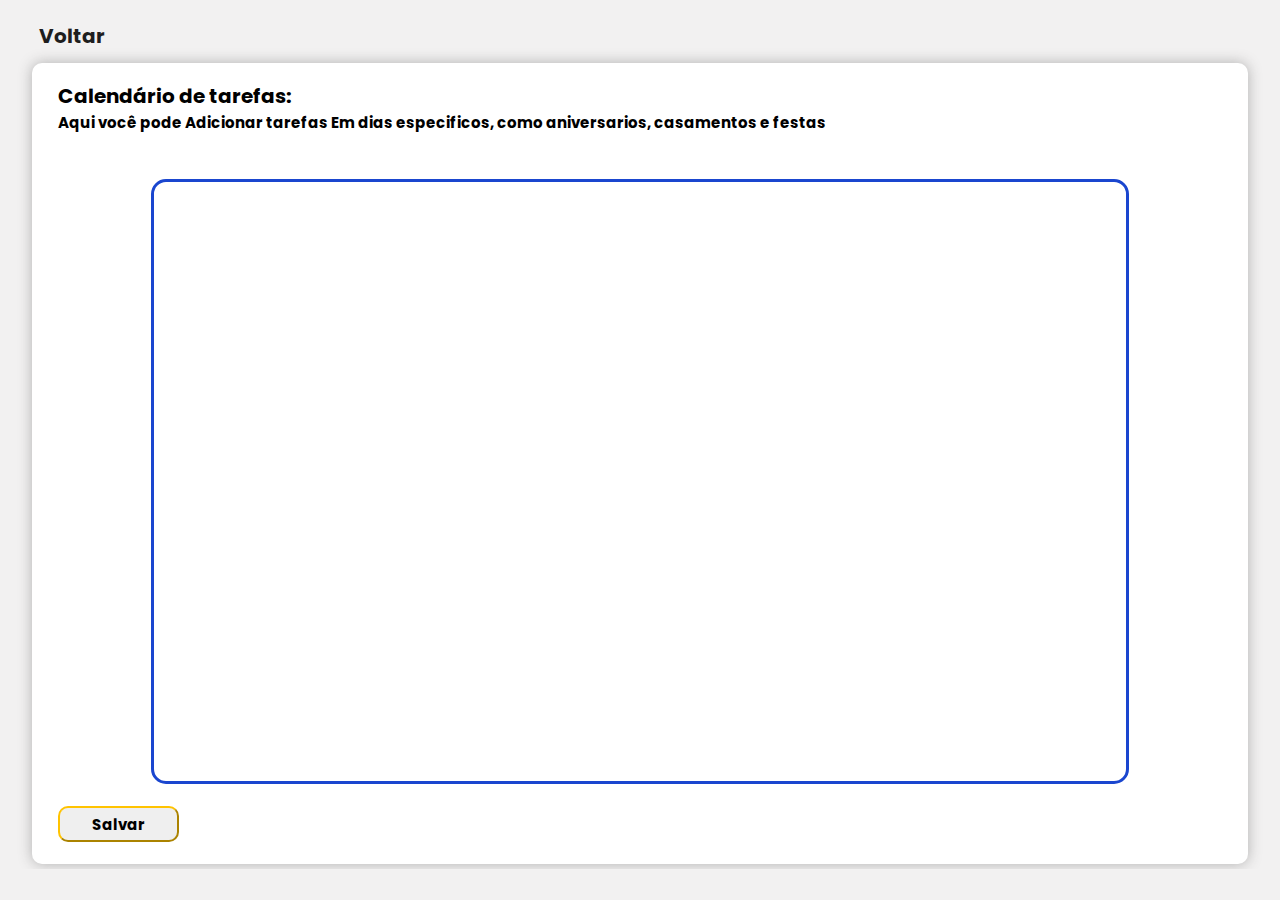
<file: html/calendario.html>
<!DOCTYPE html>
<html lang="Pt-Br">
<head>
    <meta charset="UTF-8">
    <meta name="viewport" content="width=device-width, initial-scale=1.0">
    <link rel="stylesheet" href="../css/calendario.css">
    <link rel="shortcut icon" href="../Assets/imgs/Logo_Icon.png" type="image/x-icon">
    <title>calendário</title>
</head>
<body>
    <div id="div-voltar">
        <a href="tela-principal.html">
            <h1>Voltar</h1>
        </a>
    </div>
    <div id="centralizar">
        <div id="calendario">
            <div id="escrita-calendario">
                <h1>Calendário de tarefas:</h1>
                <h2>Aqui você pode Adicionar tarefas Em dias especificos, como aniversarios, casamentos e festas</h2>
            </div>
            <div id="tabela-calendario">

            </div>
            <div id="bnt-salvar">
                <button>Salvar</button>
            </div>
        </div>
    </div>
</body>
</html>
</file>
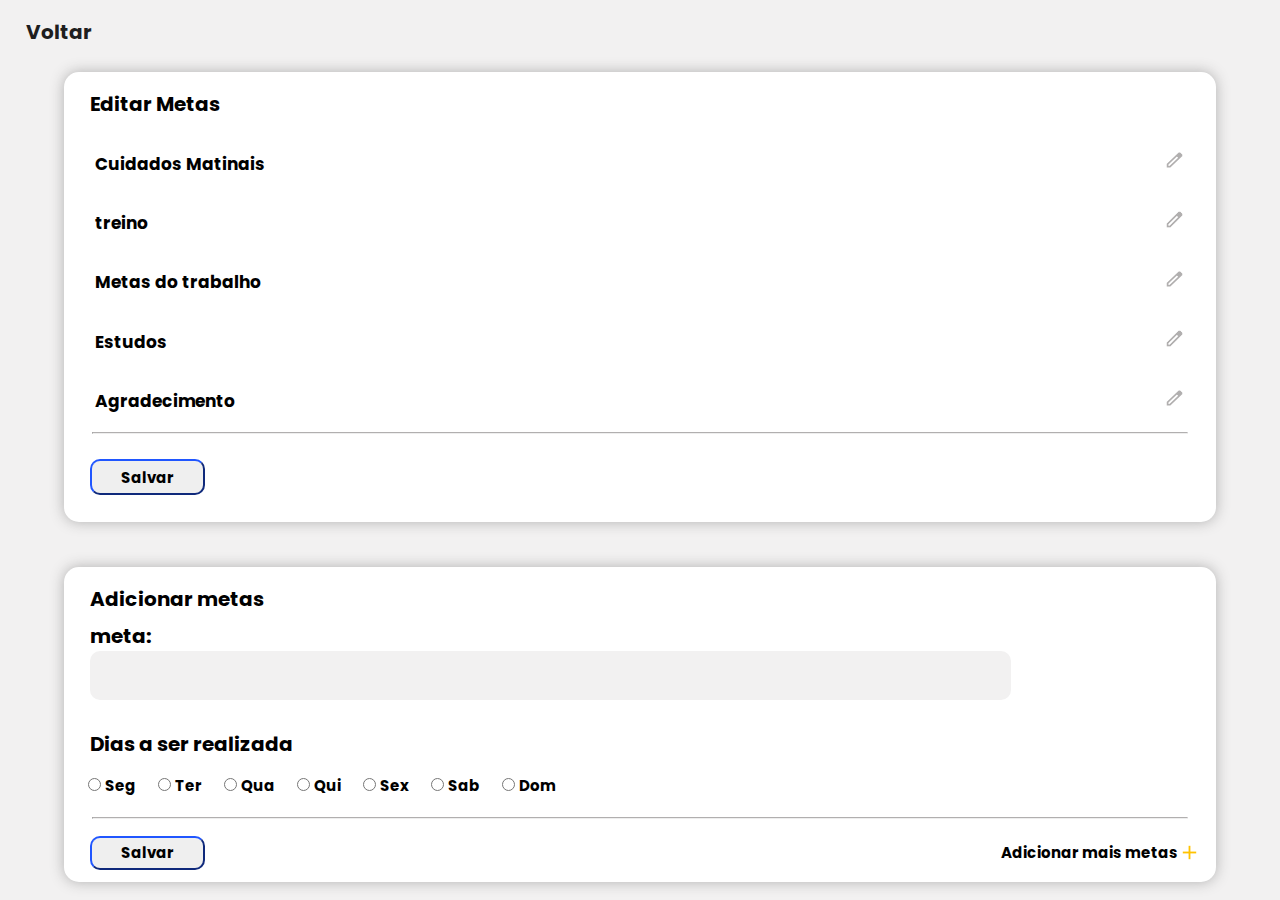
<file: html/editar-metas.html>
<!DOCTYPE html>
<html lang="Pt-Br">
<head>
    <meta charset="UTF-8">
    <meta name="viewport" content="width=device-width, initial-scale=1.0">
    <link rel="stylesheet" href="../css/editar-metas.css">
    <link rel="shortcut icon" href="../Assets/imgs/Logo_Icon.png" type="image/x-icon">
    <title>Editar Metas</title>
</head>
<body>
    <div id="nav-voltar">
    <a href="tela-principal.html"><h1>Voltar</h1></a>    
    </div>
    <div id="centralizar-editar-metas">
        <div id="editar-metas">
            <div id="escrita-editar">
            <h1>
                Editar Metas
            </h1>
           </div>
           <div id="tabela-alterar">
            <table>
                <tr>
                    <td class="meta" >Cuidados Matinais</td>
                    <td class="edit"> <img src="../Assets/imgs/edit.png" alt=""></td>
                </tr>
                <tr>
                    <td class="meta">treino</td>
                    <td class="edit"> <img src="../Assets/imgs/edit.png" alt=""></td>
                </tr>
                <tr>
                    <td class="meta">Metas do trabalho</td>
                    <td class="edit"> <img src="../Assets/imgs/edit.png" alt=""></td>
                </tr>
                <tr>
                    <td class="meta">Estudos</td>
                    <td class="edit"><img src="../Assets/imgs/edit.png" alt=""></td>
                </tr>
                <tr>
                    <td class="meta">Agradecimento</td>
                    <td class="edit"> <img src="../Assets/imgs/edit.png" alt=""></td>
                </tr>
            </table>
            <hr>
           </div>
           <div id="bnt-salvar">
            <button>Salvar</button>
        </div>
        </div>
        <div id="adicionar-metas">
            <div id="add-metas-escrito">
        <h1>
            Adicionar metas
        </h1>
            </div>
            <div id="form-add-meta">
            <form action="">
               <div id="input-meta">
                      <h1>meta:</h1>
                     <input required type="text">
               </div>
               <div id="dias-semana">
               <div id="dias-escrita">
                <h1>Dias a ser realizada</h1>
            </div>
               <div id="input-dias-semana">
                <input type="radio" id="Seg" name="Seg" value="Seg">
                <label for="Seg">Seg</label>
                <input type="radio" id="Ter" name="Ter" value="Ter">
                <label for="Ter">Ter</label>
                <input type="radio" id="Qua" name="Qua" value="Qua">
                <label for="seg">Qua</label>
                <input type="radio" id="Qui" name="Qui" value="Qui">
                <label for="Qui">Qui</label>
                <input type="radio" id="Sex" name="Sex" value="Sex">
                <label for="Sex">Sex</label>
                <input type="radio" id="Sab" name="Sab" value="Sab">
                <label for="Sab">Sab</label>
                <input type="radio" id="Dom" name="Dom" value="Dom">
                <label for="Dom">Dom</label>
               </div>
               <hr>
               </div>
            </form>
            <div id="bnt-salvar-add-metas">
                <button> Salvar</button>
                <div id="escrita-add"> <h1>Adicionar mais metas</h1>
                <img src="../Assets/imgs/add.png" alt="">
                </div>
            </div>
        </div>
        </div>
    </div>
</body>
</html>
</file>
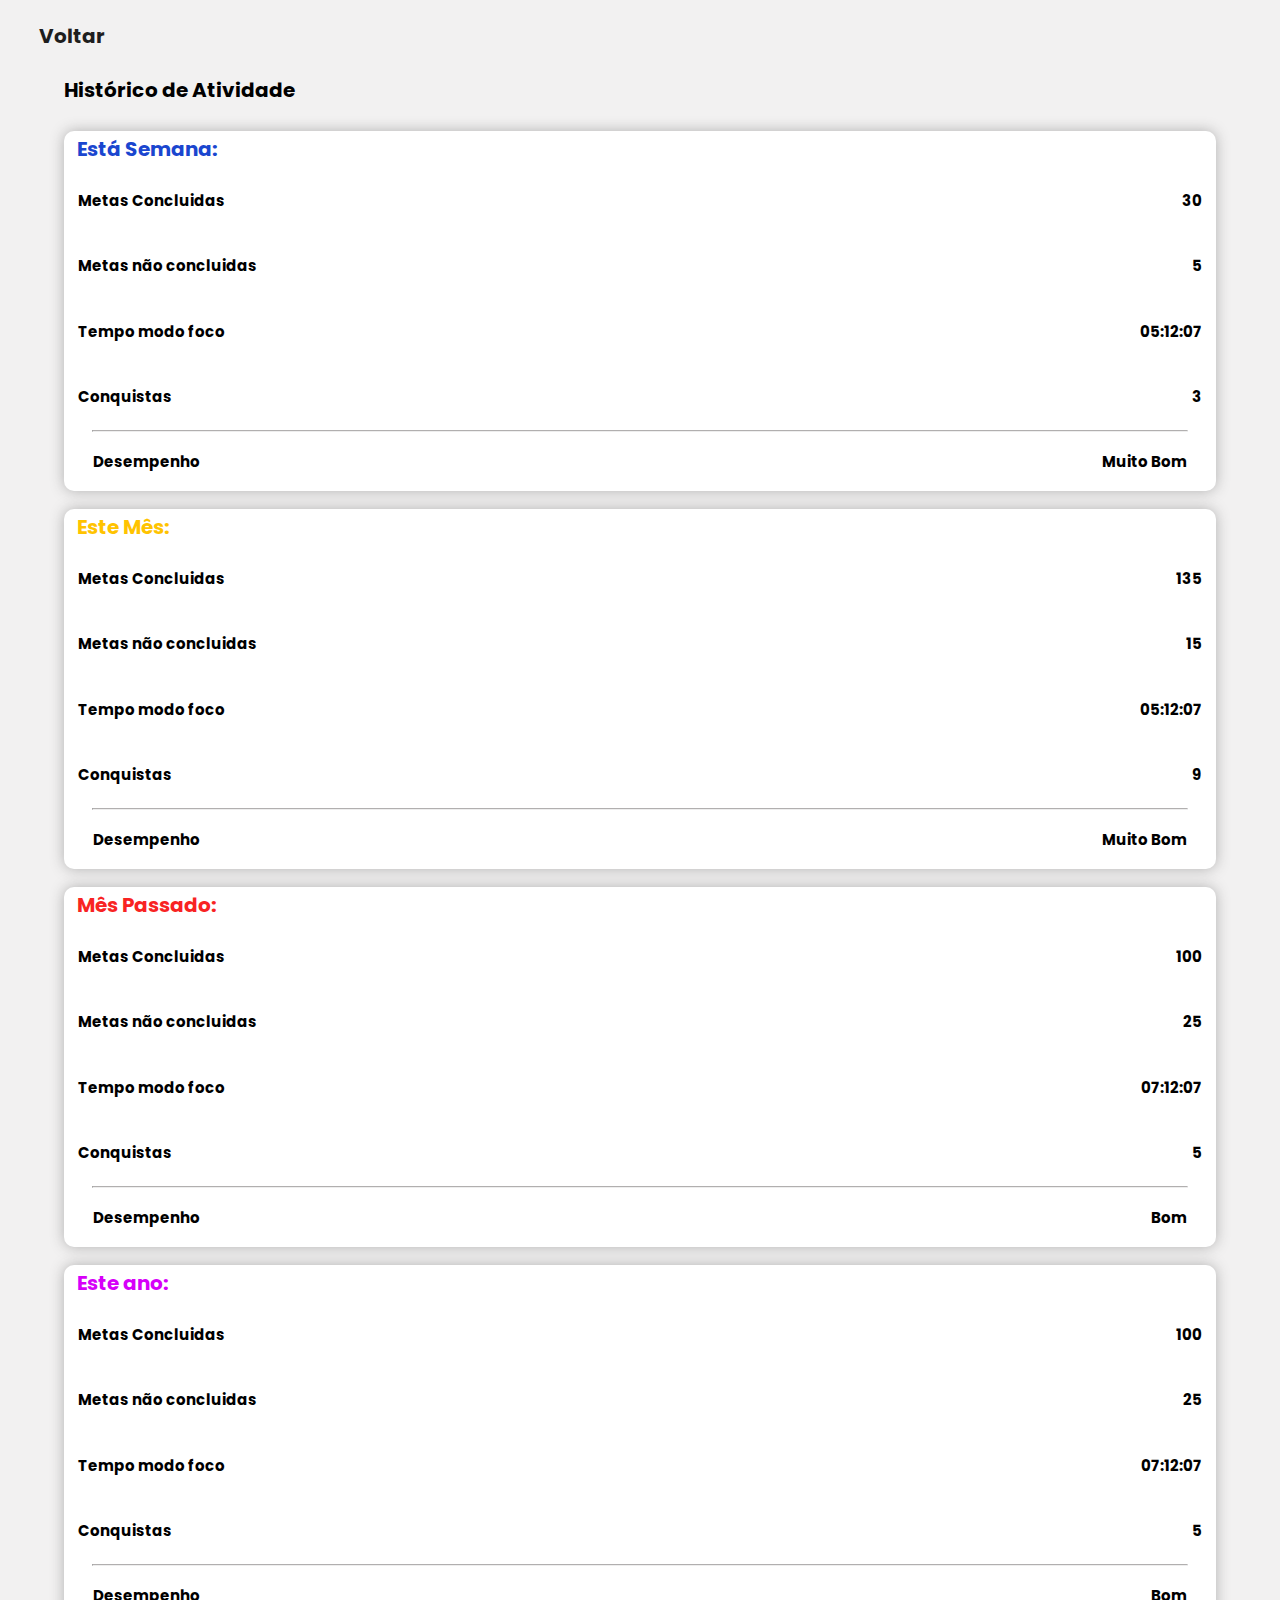
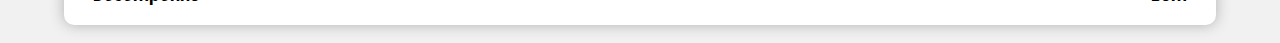
<file: html/historico-atividades.html>
<!DOCTYPE html>
<html lang="Pt-Br">
<head>
    <meta charset="UTF-8">
    <meta name="viewport" content="width=device-width, initial-scale=1.0">
    <link rel="stylesheet" href="../css/historico-atividades.css">
    <link rel="shortcut icon" href="../Assets/imgs/Logo_Icon.png" type="image/x-icon">
    <title>Historico</title>
</head>
<body>
    <div id="div-voltar">
        <a href="tela-principal.html">
            <h1>Voltar</h1>
        </a>
    </div>
    <div id="centralizar">
        <div id="escrita-historico">
            <h1>Histórico de Atividade</h1>
        </div>
        <div class="div-atividade">
            <div class="escrita-atividade">
                <h1>Está Semana:</h1>
            </div>
                <table>
                    <tr>
                        <td class="objetivo" >Metas Concluidas</td>
                        <td class="resultado">30</td>
                    </tr>
                    <tr>
                        <td class="objetivo">Metas não concluidas</td>
                        <td class="resultado">5</td>
                    </tr>
                    <tr>
                        <td class="objetivo">Tempo modo foco</td>
                        <td class="resultado">05:12:07</td>
                    </tr>
                    <tr>
                        <td class="objetivo">Conquistas</td>
                        <td class="resultado">3</td>
                    </tr>
                </table>
             <hr>
             <div id="desempenho">
                <h1>Desempenho</h1>
                <h1> Muito Bom</h1>
             </div>  
        </div>
        <div class="div-atividade">
            <div id="escrita-atividade-mes">
                <h1>Este Mês:</h1>
            </div>
                <table>
                    <tr>
                        <td class="objetivo" >Metas Concluidas</td>
                        <td class="resultado">135</td>
                    </tr>
                    <tr>
                        <td class="objetivo">Metas não concluidas</td>
                        <td class="resultado">15</td>
                    </tr>
                    <tr>
                        <td class="objetivo">Tempo modo foco</td>
                        <td class="resultado">05:12:07</td>
                    </tr>
                    <tr>
                        <td class="objetivo">Conquistas</td>
                        <td class="resultado">9</td>
                    </tr>
                </table>
             <hr>
             <div id="desempenho">
                <h1>Desempenho</h1>
                <h1> Muito Bom</h1>
             </div>
        </div>
             <div class="div-atividade">
                <div id="escrita-atividade-mes-passado">
                    <h1> Mês Passado:</h1>
                </div>
                    <table>
                        <tr>
                            <td class="objetivo" >Metas Concluidas</td>
                            <td class="resultado">100</td>
                        </tr>
                        <tr>
                            <td class="objetivo">Metas não concluidas</td>
                            <td class="resultado">25</td>
                        </tr>
                        <tr>
                            <td class="objetivo">Tempo modo foco</td>
                            <td class="resultado">07:12:07</td>
                        </tr>
                        <tr>
                            <td class="objetivo">Conquistas</td>
                            <td class="resultado">5</td>
                        </tr>
                    </table>
                 <hr>
                 <div id="desempenho">
                    <h1>Desempenho</h1>
                    <h1>Bom</h1>
                 </div>
    </div>
    <div class="div-atividade">
        <div id="escrita-atividade-ano">
            <h1> Este ano:</h1>
        </div>
            <table>
                <tr>
                    <td class="objetivo" >Metas Concluidas</td>
                    <td class="resultado">100</td>
                </tr>
                <tr>
                    <td class="objetivo">Metas não concluidas</td>
                    <td class="resultado">25</td>
                </tr>
                <tr>
                    <td class="objetivo">Tempo modo foco</td>
                    <td class="resultado">07:12:07</td>
                </tr>
                <tr>
                    <td class="objetivo">Conquistas</td>
                    <td class="resultado">5</td>
                </tr>
            </table>
         <hr>
         <div id="desempenho">
            <h1>Desempenho</h1>
            <h1>Bom</h1>
         </div>
</div>
        </div>
             
</body>
</html>
</file>
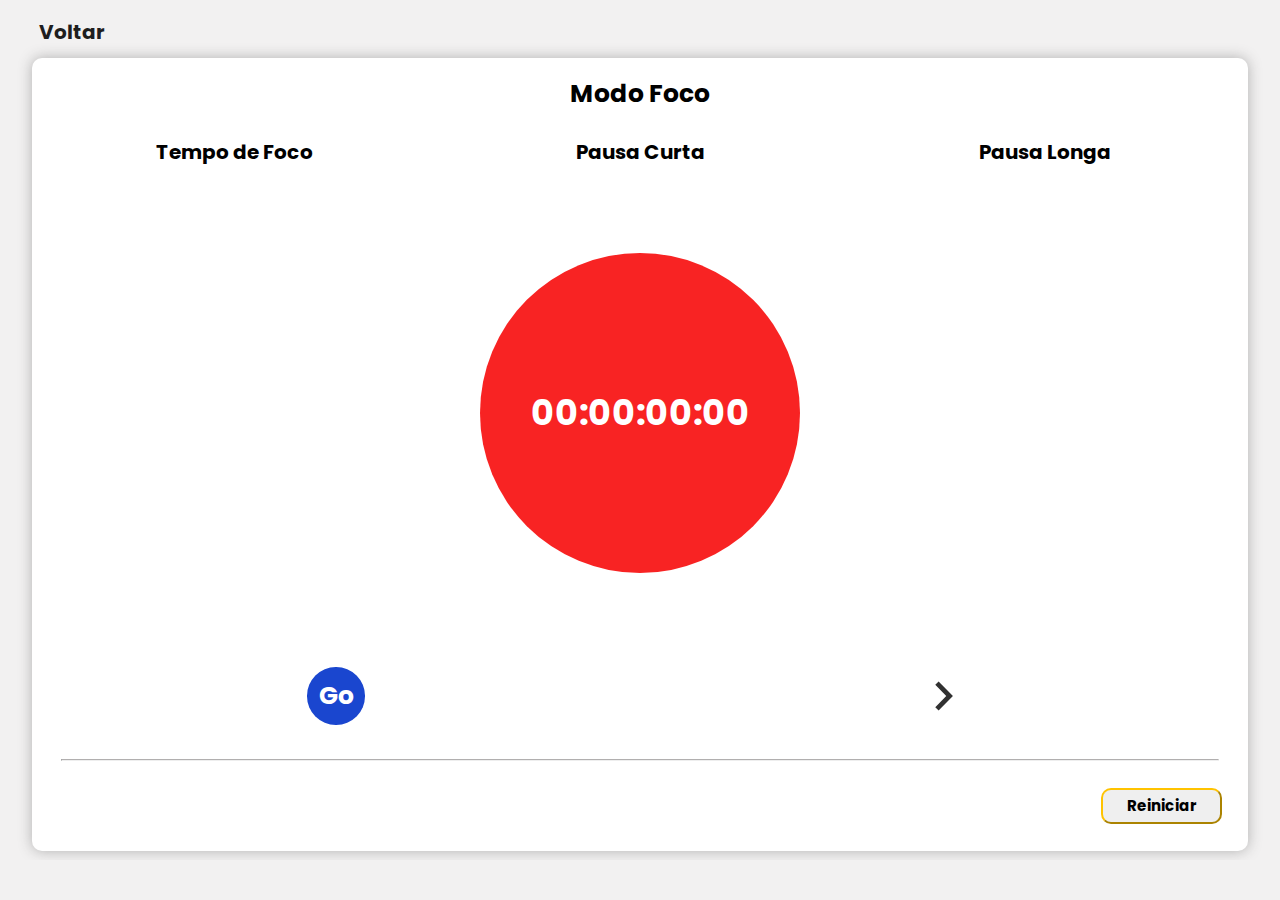
<file: html/modo-foco.html>
<!DOCTYPE html>
<html lang="Pt-Br">
<head>
    <meta charset="UTF-8">
    <meta name="viewport" content="width=device-width, initial-scale=1.0">
    <link rel="stylesheet" href="../css/modo-foco.css">
    <link rel="shortcut icon" href="../Assets/imgs/Logo_Icon.png" type="image/x-icon">
    <title>Modo Foco</title>
</head>
<body>
    <div id="div-voltar">
        <a href="tela-principal.html">
            <h1>Voltar</h1>
        </a>
    </div>
    <div id="centralizar">
        <div id="div-timer">
            <div id="escrita-modo-foco">
                <h1>Modo Foco</h1>
            </div>
            <div id="tipos-modo-foco">
                <Div class="div-tipos-modo"><h1>Tempo de Foco</h1></Div>  
                <div class="div-tipos-modo"><h1>Pausa Curta</h1></div>
                <div class="div-tipos-modo"><h1>Pausa Longa</h1></div>
            </div>
            <div id="timer">
                <div id="bola-timer">
                    <h1>00:00:00:00</h1>
                </div>
            </div>
            <div id="go-next">
                <div id="go">
                    <div id="bola-go">
                    <h1>Go</h1>
                    </div>
                </div>
                <div id="next">
                    <img src="../Assets/imgs/next.svg" alt="">
                </div>
            </div>
            <hr>
            <div id="bnt-reiniciar">
                <button>Reiniciar</button>
            </div>
        </div>
    </div>
    
</body>
</html>
</file>
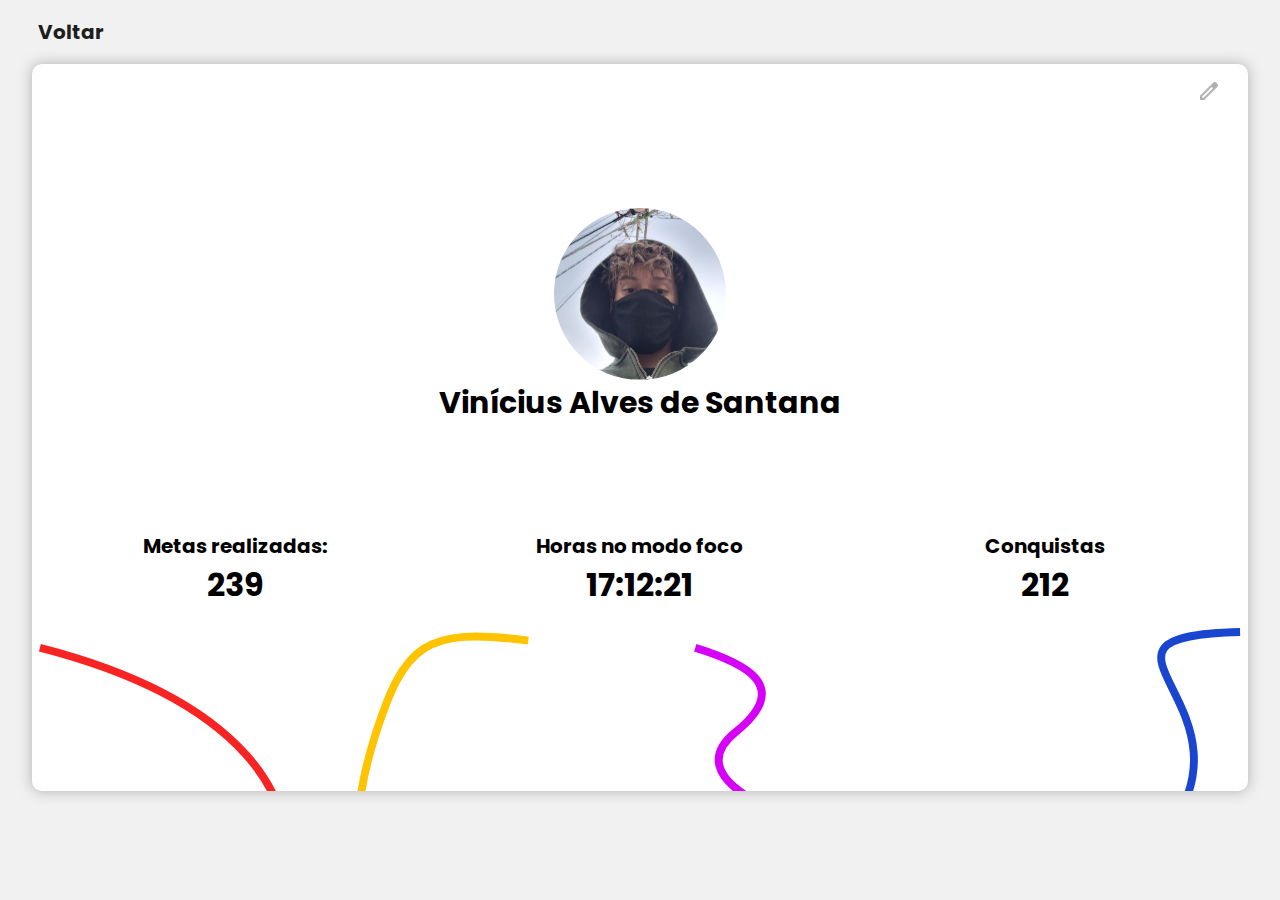
<file: html/perfil.html>
<!DOCTYPE html>
<html lang="Pt-br">
<head>
    <meta charset="UTF-8">
    <meta name="viewport" content="width=device-width, initial-scale=1.0">
    <link rel="stylesheet" href="../css/perfil.css">
    <link rel="shortcut icon" href="../Assets/imgs/Logo_Icon.png" type="image/x-icon">
    <title>Perfil</title>
</head>
<body>
    <div id="div-voltar">
       <a href="tela-principal.html"><h1>Voltar</h1></a>
    </div>
    <div id="centralizar">
        <div id="div-perfil">
            <div id="editar-perfil">
                <img src="../Assets/imgs/edit.png" alt="">
            </div>
            <div id="img-perfil">
                <div id="img-usuario"></div>
                <h1>Vinícius Alves de Santana</h1>
            </div>
            <div id="informacoes-usuario">
                <div id="metas-realizadas">
                    <h2>Metas realizadas:</h2>
                    <h1>239</h1>
                </div>
                <div id="horas-foco">
                    <h2>Horas no modo foco</h2>
                    <h1>17:12:21</h1>
                </div>
                <div id="conquistas">
                    <h2>Conquistas</h2>
                    <h1>212</h1>
                </div>
            </div>
            <div id="efeitos">
            </div>
        </div>
    </div>
</body>
</html>
</file>
<file: css/calendario.css>
@import url('https://fonts.googleapis.com/css2?family=Poppins:wght@200&display=swap');
*{
    margin: 0px;
    padding: 0px;
    text-decoration: none;
}
:root{
    --Preto: #1E1E1E;
    --Preto_Segundario: #313131;
    --Branco: #ffffff;
    --Cinza_Fundo: #F2F1F1;
    --Cinza_Letras: #B1AFAF;
    --Azul: #1A46CF;
    --Amarelo: #FFC300;
    --Vermelho: #F82323;
    --Roxo: #D600F9;
}
body, html {
    background-color: var(--Cinza_Fundo);
    padding: 0 0 0 0;
    margin: 0 0 0 0;
    font-family: 'Poppins', sans-serif;
    overflow-x: hidden;
}
#div-voltar{
    width: 100%;
    height: 5vh;
    display: flex;
    align-items: center;
    margin-left: 1.5vh;
    margin-top: 1.5vh;
   }
#div-voltar a{
       outline: none;
   }
#div-voltar h1{
       font-size: 20px;
       color: var(--Preto);
       margin-left: 2vw;
}
#centralizar{
    width: 100%;
    height: 90vh;
    display: flex;
    align-items: center;
    justify-content: center;
}
#calendario{
    width: 95%;
    height: 99%;
    background-color: var(--Branco);
    -webkit-box-shadow:0px 0px 14px 0px rgba(49,49,49,0.34);
    -moz-box-shadow: 0px 0px 14px 0px rgba(49,49,49,0.34);
     box-shadow: 0px 0px 14px 0px rgba(49,49,49,0.34);
     border-radius: 10px;
     display: flex;
     flex-direction: column;
     align-items: center;
}
#escrita-calendario{
    width: 100%;
    height: 10%;
    display: flex;
    flex-direction: column;
    align-items: start;
    margin-top: 2vh;
}
#escrita-calendario h1{
    font-size: 20px;
    font-weight: bold;
    margin-left: 2vw;
}
#escrita-calendario h2{
    font-size: 15px;
    margin-left: 2vw;
}
#tabela-calendario{
    width: 80%;
    height: 75%;
    border: 3px solid var(--Azul);
    margin-top: 2vh;
    border-radius: 15px;
}
#bnt-salvar{
    width: 100%;
    height: 10%;
    display: flex;
    align-items: center;
    justify-content: space-between;
}
#bnt-salvar button{
    width: 10%;
    height: 45%;
    border-radius: 10px;
    border-color: var(--Amarelo);
    text-align: center;
    font-family:'Poppins', sans-serif;
    font-size: 15px;
    font-weight: bold;
    margin-left: 2vw;
}
</file>
<file: css/editar-metas.css>
@import url('https://fonts.googleapis.com/css2?family=Poppins:wght@200&display=swap');
*{
    margin: 0px;
    padding: 0px;
    text-decoration: none;
}
:root{
    --Preto: #1E1E1E;
    --Preto_Segundario: #313131;
    --Branco: #ffffff;
    --Cinza_Fundo: #F2F1F1;
    --Cinza_Letras: #B1AFAF;
    --Azul: #1A46CF;
    --Amarelo: #FFC300;
    --Vermelho: #F82323;
    --Roxo: #D600F9;
}
body, html {
    background-color: var(--Cinza_Fundo);
    padding: 0 0 0 0;
    margin: 0 0 0 0;
    font-family: 'Poppins', sans-serif;
}
#nav-voltar{
    width: 100%;
    height: 5vh;
    display: flex;
    align-items: center;
    justify-content: start;
    margin-top: 1vh;
}
#nav-voltar a {
    outline: none;
}
#nav-voltar h1{
    font-size: 20px;
    color: var(--Preto);
    margin-left: 2vw;
}
#centralizar-editar-metas{
    display: flex;
    align-items: center;
    justify-content: center;
    flex-direction: column;
    height: 100%;
    width: 100%;
}
#editar-metas{
    width: 90%;
    height: 50vh;
    border-radius: 15px;
    -webkit-box-shadow:0px 0px 14px 0px rgba(49,49,49,0.34);
    -moz-box-shadow: 0px 0px 14px 0px rgba(49,49,49,0.34);
     box-shadow: 0px 0px 14px 0px rgba(49,49,49,0.34);
     background-color: var(--Branco);
     margin-top: 2vh;
}
#escrita-editar{
    width: 100%;
    height: 5vh;
    display: flex;
    align-items: center;
    justify-content: start;
    margin-top: 1vh;
}
#editar-metas h1{
    font-size: 20px;
    margin-left: 2vw;
}
#tabela-alterar{
    width: 100%;
    height: 70%;
   display: flex;
   flex-direction: column;
   align-items: center;
   justify-content: center;
}
#tabela-alterar table{
    width: 95%;
    height: 95%;
}
.meta{
    font-size: 17px;
    font-family:'Poppins', sans-serif;
    font-weight: bold;
    text-align: left;
    margin-left: 5px;
}
.edit{
    font-size: 17px;
    font-family:'Poppins', sans-serif;
    font-weight: bold;
    text-align: right ;
}
.edit img{
    width: 10%;
}
hr{
    border-top: 1px solid var(--Cinza_Letras);
    width: 95%;
}
#bnt-salvar{
    width: 100%;
    height: 8vh;
    display: flex;
    align-items: center;
}
#bnt-salvar button{
    width: 10%;
    height: 50%;
    border-radius: 10px;
    border-color: #1A46CF;
    text-align: center;
    font-family:'Poppins', sans-serif;
    font-size: 15px;
    font-weight: bold;
    margin-left: 2vw;
}
#adicionar-metas{
    width: 90%;
    height: 35vh;
    border-radius: 15px;
    -webkit-box-shadow:0px 0px 14px 0px rgba(49,49,49,0.34);
    -moz-box-shadow: 0px 0px 14px 0px rgba(49,49,49,0.34);
     box-shadow: 0px 0px 14px 0px rgba(49,49,49,0.34);
     background-color: var(--Branco);
     margin-top: 5vh;
     display: flex;
     flex-direction: column;
}
#add-metas-escrito{
    width: 100%;
    height: 5vh;
    margin-top: 1vh;
    display: flex;
    align-items: center;
}
#add-metas-escrito h1{
    font-size: 20px;
    margin-left: 2vw;
}
#input-meta{
    width: 100%;
    height: 12vh;
}
#input-meta h1{
    font-size: 20px;
    margin-left: 2vw;
}
#input-meta input{
    width: 80%;
    height: 45%;
    border-radius: 10px;
    background-color: var(--Cinza_Fundo);
    outline: none;
    border: none;
    margin-left: 2vw;
}
#input-meta input:focus,
#input-meta input:valid{
    border: 2px solid var(--Amarelo);
}
#dias-semana{
    width: 100%;
    height: 10vh;
    display: flex;
    flex-direction: column;
    align-items: center;
    justify-content: center;
}
#dias-escrita{
    width: 99%;
    height: 50%;
}
#dias-escrita h1{
    font-size: 20px;
    margin-left: 2.2vh;
}
#input-dias-semana{
    width: 99%;
    height: 50%;
}
#input-dias-semana label{
    font-size: 15px;
    font-weight: bold;
}
#input-dias-semana input{
    margin-left: 2vh;
}
#bnt-salvar-add-metas{
    width: 100%;
    height: 30%;
    display: flex;
    align-items: center;
    justify-content: space-between;
}
#bnt-salvar-add-metas button{
    width: 10%;
    height: 50%;
    border-radius: 10px;
    border-color: var(--Azul);
    text-align: center;
    font-family:'Poppins', sans-serif;
    font-size: 15px;
    font-weight: bold;
    margin-left: 2vw;
}
#escrita-add{
    display: flex;
    align-items: center;
    justify-content: center;
    width: 20%;
    height: 100%;
}
#escrita-add h1{
    font-size: 15px;
}
#escrita-add img{
    width: 10%;
}
</file>
<file: css/historico-atividades.css>
@import url('https://fonts.googleapis.com/css2?family=Poppins:wght@200&display=swap');
*{
    margin: 0px;
    padding: 0px;
    text-decoration: none;
}
:root{
    --Preto: #1E1E1E;
    --Preto_Segundario: #313131;
    --Branco: #ffffff;
    --Cinza_Fundo: #F2F1F1;
    --Cinza_Letras: #B1AFAF;
    --Azul: #1A46CF;
    --Amarelo: #FFC300;
    --Vermelho: #F82323;
    --Roxo: #D600F9;
}
body, html {
    background-color: var(--Cinza_Fundo);
    padding: 0 0 0 0;
    margin: 0 0 0 0;
    font-family: 'Poppins', sans-serif;
    overflow-x: hidden;
}
#div-voltar{
 width: 100%;
 height: 5vh;
 display: flex;
 align-items: center;
 margin-left: 1.5vh;
 margin-top: 1.5vh;
}
#div-voltar a{
    outline: none;
}
#div-voltar h1{
    font-size: 20px;
    color: var(--Preto);
    margin-left: 2vw;
}
#centralizar{
    height: 175vh;
    width: 100vw;
    display: flex;
    flex-direction: column;
    align-items: center;
    margin-top: 1vh;
    gap: 2vh;
}
#escrita-historico{
    width: 90%;
    height: 5vh;
    display: flex;
    align-items: center;
}
#escrita-historico h1{
    font-size: 20px;
}
.div-atividade{
    width: 90%;
    height: 40vh;
    background-color: var(--Branco);
    border-radius: 10px;
    -webkit-box-shadow:0px 0px 14px 0px rgba(49,49,49,0.34);
    -moz-box-shadow: 0px 0px 14px 0px rgba(49,49,49,0.34);
     box-shadow: 0px 0px 14px 0px rgba(49,49,49,0.34);
     display: flex;
     flex-direction: column;
     align-items: center;
}
.escrita-atividade{
    width: 100%;
    height: 5vh;
    display: flex;
    align-items: center;
}
#escrita-atividade-mes{
    width: 100%;
    height: 5vh;
    display: flex;
    align-items: center;
}
#escrita-atividade-mes-passado{
    width: 100%;
    height: 5vh;
    display: flex;
    align-items: center;
}
#escrita-atividade-ano{
    width: 100%;
    height: 5vh;
    display: flex;
    align-items: center;
}
.escrita-atividade h1{
    font-size: 20px;
    font-weight: bold;
    color: var(--Azul);
    margin-left: 1vw;
}
#escrita-atividade-mes h1{
    font-size: 20px;
    font-weight: bold;
    color: var(--Amarelo);
    margin-left: 1vw;
}
#escrita-atividade-mes-passado h1{
    font-size: 20px;
    font-weight: bold;
    color: var(--Vermelho);
    margin-left: 1vw;
}
#escrita-atividade-ano h1{
    font-size: 20px;
    font-weight: bold;
    color: var(--Roxo);
    margin-left: 1vw;
}
table{
    width: 98%;
    height: 90%;
}
.objetivo{
    font-size: 15px;
    font-family:'Poppins', sans-serif;
    font-weight: bold;
    text-align: left;
    margin-left: 5px;
}
.resultado{
    font-size: 15px;
    font-family:'Poppins', sans-serif;
    font-weight: bold;
    text-align: right ;
}
hr{
    border-top: 1px solid var(--Cinza_Letras);
    width: 95%;
}
#desempenho{
    width: 95%;
    height: 20%;
    display: flex;
    align-items: center;
    justify-content: space-between;
}
#desempenho h1{
    font-size: 15px;
}
</file>
<file: css/modo-foco.css>
@import url('https://fonts.googleapis.com/css2?family=Poppins:wght@200&display=swap');
*{
    margin: 0px;
    padding: 0px;
    text-decoration: none;
}
:root{
    --Preto: #1E1E1E;
    --Preto_Segundario: #313131;
    --Branco: #ffffff;
    --Cinza_Fundo: #F2F1F1;
    --Cinza_Letras: #B1AFAF;
    --Azul: #1A46CF;
    --Amarelo: #FFC300;
    --Vermelho: #F82323;
    --Roxo: #D600F9;
}
body, html {
    background-color: var(--Cinza_Fundo);
    padding: 0 0 0 0;
    margin: 0 0 0 0;
    font-family: 'Poppins', sans-serif;
    overflow-x: hidden;
}
#div-voltar{
    width: 100%;
    height: 4vh;
    display: flex;
    align-items: center;
    margin-left: 1.5vh;
    margin-top: 1.5vh;
   }
#div-voltar a{
    outline: none;
   }
#div-voltar h1{
    font-size: 20px;
    color: var(--Preto);
    margin-left: 2vw;
}
#centralizar{
    width: 100%;
    height: 90vh;
    display: flex;
    align-items: center;
    justify-content: center;
}
#div-timer{
    width: 95%;
    height: 98%;
    background-color: var(--Branco);
    -webkit-box-shadow:0px 0px 14px 0px rgba(49,49,49,0.34);
    -moz-box-shadow: 0px 0px 14px 0px rgba(49,49,49,0.34);
     box-shadow: 0px 0px 14px 0px rgba(49,49,49,0.34);
     border-radius: 10px;
     display: flex;
     flex-direction: column;
     align-items: center;
}
#escrita-modo-foco{
    width: 100%;
    height: 8vh;
    display: flex;
    align-items: center;
    justify-content: center;
}
#escrita-modo-foco h1{
    font-size: 25px;
    font-weight: bolder;
}
#tipos-modo-foco{
    width: 100%;
    height: 5vh;
    display: flex;
    align-items: center;
    justify-content: center;
}
.div-tipos-modo{
width: 33.33%;
height: 100%;
display: flex;
align-items: center;
justify-content: center;
}
.div-tipos-modo h1{
    font-size: 20px;
    font-weight: bold;
}
#timer{
    width: 100%;
    height: 60%;
    display: flex;
    align-items: center;
    justify-content: center;
}
#bola-timer{
    width: 25vw;
    height: 25vw;
    display: flex;
    align-items: center;
    justify-content: center;
    border-radius: 50%;
    background-color: var(--Vermelho);
}
#bola-timer h1{
    font-size: 35px;
    color: var(--Branco);
}
#go-next{
    width: 100%;
    height: 10vh;
    display: flex;
    align-items: center;
    justify-content: space-evenly;
}
#go{
    width: 50%;
    height: 100%;
    display: flex;
    align-items: center;
    justify-content: center;
}
#bola-go{
    width: 4.50vw;
    height: 4.50vw;
    border-radius: 50%;
    background-color: var(--Azul);
    display: flex;
    align-items: center;
    justify-content: center;
}
#bola-go h1{
    font-size: 25px;
    color: var(--Branco);
}
#next{
    width: 50%;
    height: 100%;
    display: flex;
    align-items: center;
    justify-content: center;
}
#next img{
    width: 2vh;
}
hr{
    border-top: 1px solid var(--Cinza_Letras);
    width: 95%;
    margin-top: 2vh;
}
#bnt-reiniciar{
    width: 100%;
    height: 10vh;
    display: flex;
    align-items: center;
    justify-content: end;

}
#bnt-reiniciar button{
    width: 10%;
    height: 40%;
    border-radius: 10px;
    border-color: var(--Amarelo);
    text-align: center;
    font-family:'Poppins', sans-serif;
    font-size: 15px;
    font-weight: bold;
    margin-right: 2vw;
}
</file>
<file: css/perfil.css>
@import url('https://fonts.googleapis.com/css2?family=Poppins:wght@200&display=swap');
*{
    margin: 0px;
    padding: 0px;
    text-decoration: none;
}
:root{
    --Preto: #1E1E1E;
    --Preto_Segundario: #313131;
    --Branco: #ffffff;
    --Cinza_Fundo: #F2F1F1;
    --Cinza_Letras: #B1AFAF;
    --Azul: #1A46CF;
    --Amarelo: #FFC300;
    --Vermelho: #F82323;
    --Roxo: #D600F9;
}
body, html {
    background-color: var(--Cinza_Fundo);
    padding: 0 0 0 0;
    margin: 0 0 0 0;
    font-family: 'Poppins', sans-serif;
    overflow-x: hidden;
}
#div-voltar{
    width: 100%;
    height: 3vh;
    display: flex;
    align-items: center;
    margin-top: 2vh;
   }
#div-voltar a{
       outline: none;
   }
#div-voltar h1{
       font-size: 20px;
       color: var(--Preto);
       margin-left: 3vw;
}
#centralizar{
    width: 100%;
    height: 85vh;
    display: flex;
    align-items: center;
    justify-content: center;
}
#div-perfil{
    width: 95%;
    height: 95%;
    background-color: var(--Branco);
    -webkit-box-shadow:0px 0px 14px 0px rgba(49,49,49,0.34);
    -moz-box-shadow: 0px 0px 14px 0px rgba(49,49,49,0.34);
     box-shadow: 0px 0px 14px 0px rgba(49,49,49,0.34);
     border-radius: 10px;
     display: flex;
     flex-direction: column;
     align-items: center;
}
#editar-perfil{
width: 100%;
height: 6vh;
display: flex;
align-items: center;
justify-content: end;
}
#editar-perfil img{
    width: 2%;
    margin-right: 3vh;
}
#img-perfil{
    width: 100%;
    height: 55%;
    display: flex;
    flex-direction: column;
    align-items: center;
    justify-content: center;
}
#img-usuario{
    width: 13.50vw;
    height: 13.50vw;
    border-radius: 50%;
    background-image: url(../Assets/imgs/foto-usuario-perfil.svg);
    background-size: 100%;
}
#img-perfil h1{
   font-size: 30px;
   font-weight: bolder;
}
#informacoes-usuario{
width: 100%;
height: 15%;
display: flex;
align-items: center;
justify-content: center;
}
#metas-realizadas{
    width: 33.3%;
    height: 100%;
    display: flex;
    flex-direction: column;
    align-items: center;
    justify-content: center;
}
#metas-realizadas h2{
    font-size: 20px;
}
#horas-foco{
    width: 33.3%;
    height: 100%;
    display: flex;
    flex-direction: column;
    align-items: center;
    justify-content: center;
}
#horas-foco h2{
    font-size: 20px;
}
#conquistas{
    width: 33.3%;
    height: 100%;
    display: flex;
    flex-direction: column;
    align-items: center;
    justify-content: center;
}
#conquistas h2{
    font-size: 20px;
}
#efeitos{
    width: 100%;
    height: 23%;
    background-image: url(../Assets/imgs/effect.svg);
    background-size: 100%;
}
</file>
